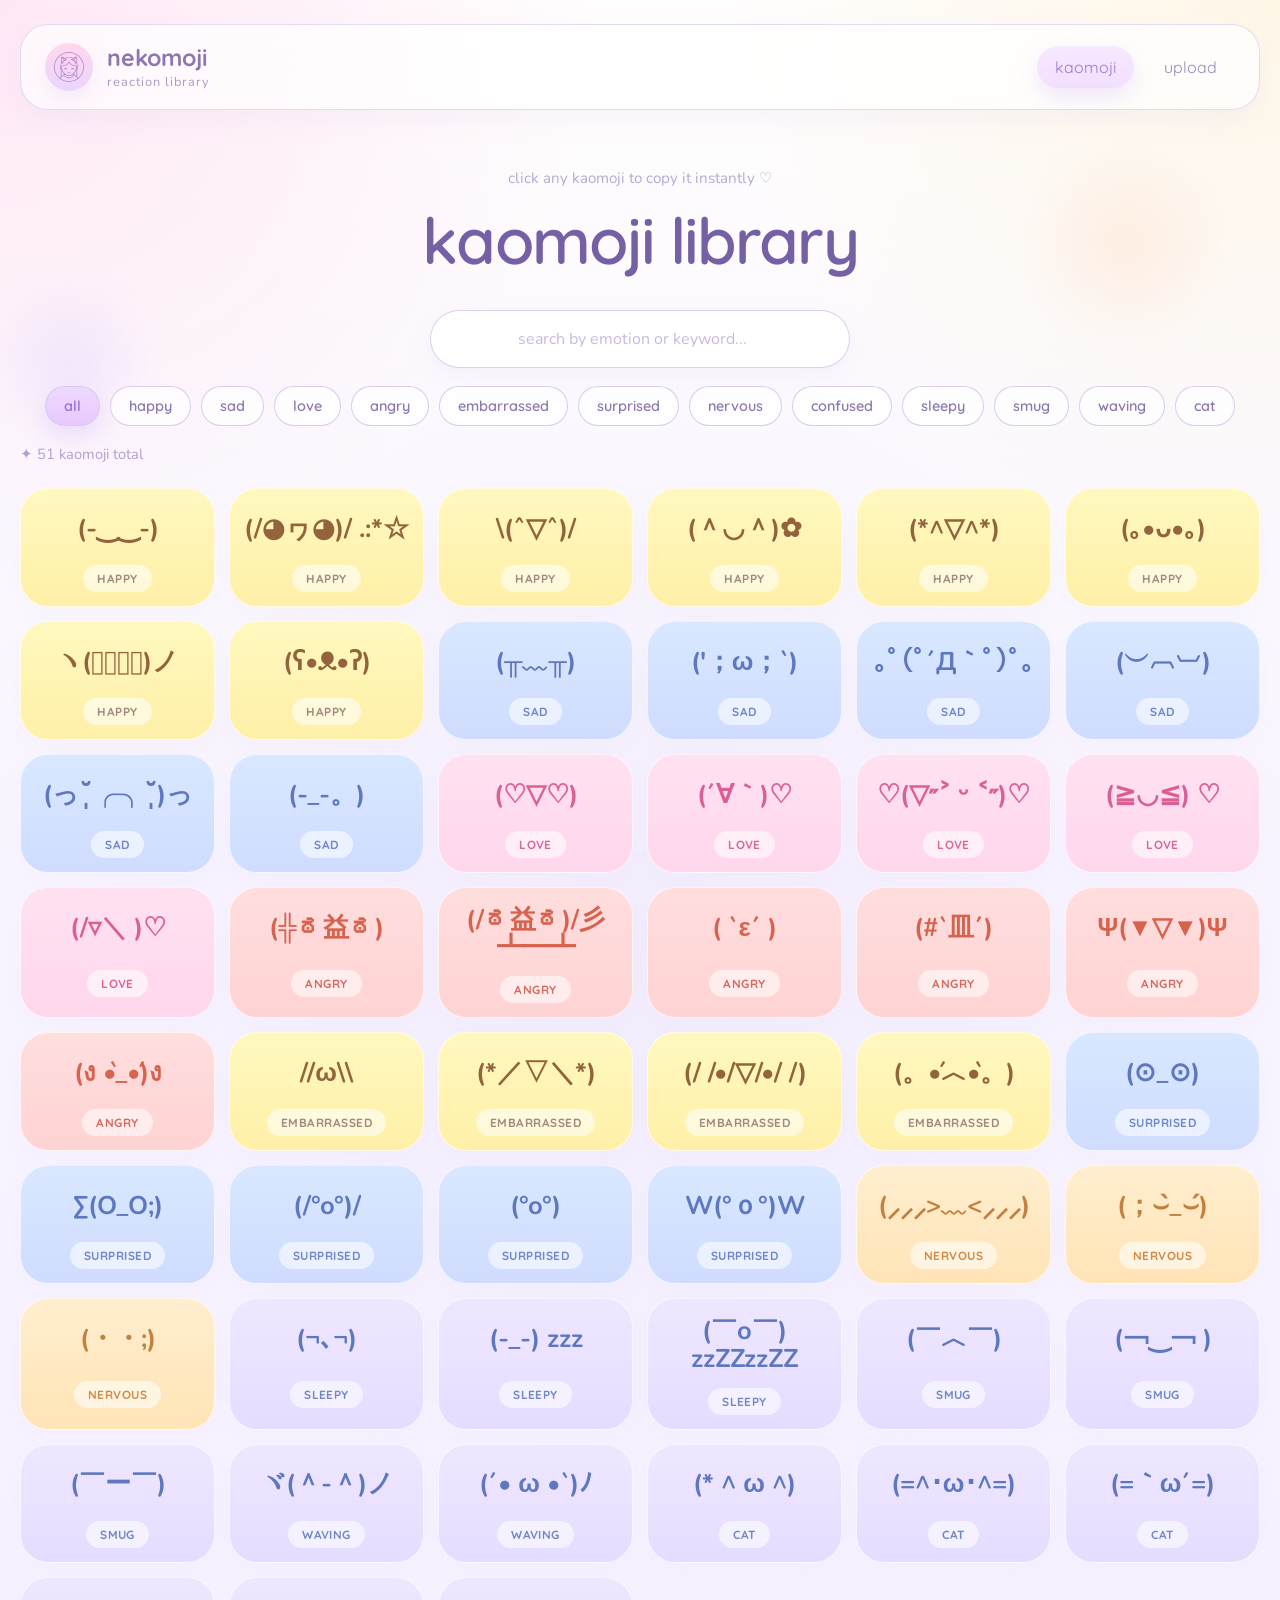
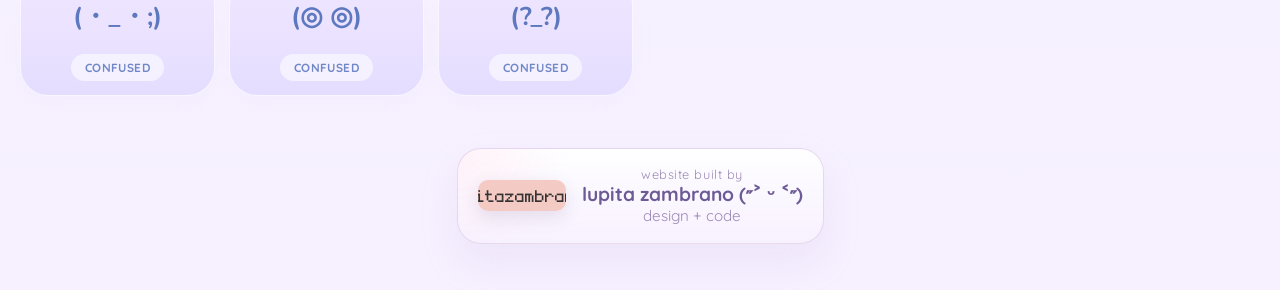
<file: index.html>
<!DOCTYPE html>
<html lang="en">
<head>
  <meta charset="UTF-8">
  <meta name="viewport" content="width=device-width, initial-scale=1.0">
  <title>Nekomoji</title>
  <meta
    name="description"
    content="A soft pastel kaomoji library with searchable moods and one-click copy."
  >
  <link rel="preconnect" href="https://fonts.googleapis.com">
  <link rel="preconnect" href="https://fonts.gstatic.com" crossorigin>
  <link
    href="https://fonts.googleapis.com/css2?family=Quicksand:wght@400;500;600;700&family=Nunito:wght@400;600;700;800&display=swap"
    rel="stylesheet"
  >
  <link rel="stylesheet" href="styles/main.css">
</head>
<body>
  <div class="page-shell">
    <header class="topbar" id="top">
      <a class="brand" href="index.html" aria-label="Nekomoji home">
        <span class="brand-mark" aria-hidden="true">
          <img class="brand-icon" src="assets/logo.svg" alt="">
        </span>
        <span class="brand-copy">
          <strong>nekomoji</strong>
          <span>reaction library</span>
        </span>
      </a>

      <nav class="topbar-links" aria-label="Primary">
        <a class="topbar-link topbar-link-active" href="index.html">kaomoji</a>
        <!-- Submit flow is temporarily disabled until moderation storage is ready. -->
        <!-- <button class="topbar-link" id="open-submit-modal" type="button">submit</button> -->
        <a class="topbar-link" href="upload.html">upload</a>
      </nav>
    </header>

    <main class="library-page" id="library">
      <section class="hero-copy">
        <p class="eyebrow">click any kaomoji to copy it instantly ♡</p>
        <h1>kaomoji library</h1>
      </section>

      <section class="library-toolbar" aria-label="Library controls">
        <label class="search-field" for="kaomoji-search">
          <span class="sr-only">Search kaomoji</span>
          <input
            id="kaomoji-search"
            type="search"
            placeholder="search by emotion or keyword..."
            autocomplete="off"
          >
        </label>
        <div class="category-pills" id="category-pills" aria-label="Mood filters"></div>
        <p class="library-total" id="library-total" aria-live="polite"></p>
      </section>

      <section class="gallery-grid" id="kaomoji-grid" aria-live="polite"></section>
    </main>

    <footer class="site-footer">
      <a class="footer-badge" href="mailto:Itzalcontent@gmail.com" aria-label="Contact Lupita Zambrano by email">
        <img
          class="footer-badge-image"
          src="assets/lupita_z_88x31.gif"
          alt="Lupita Zambrano badge"
          width="88"
          height="31"
        >
        <span class="footer-badge-copy">
          <span class="footer-badge-kicker">website built by</span>
          <strong>lupita zambrano (˶˃ ᵕ ˂˶)</strong>
          <span>design + code</span>
        </span>
      </a>
    </footer>
  </div>

  <div class="modal-shell" id="submit-modal" hidden>
    <div class="modal-backdrop" data-close-modal="true"></div>
    <section
      class="submit-modal"
      role="dialog"
      aria-modal="true"
      aria-labelledby="submit-modal-title"
    >
      <button class="modal-close" id="close-submit-modal" type="button" aria-label="Close submit form">
        ×
      </button>

      <div class="modal-copy">
        <p class="modal-eyebrow">community submissions</p>
        <h2 id="submit-modal-title">Submit a kaomoji</h2>
        <p class="modal-text">
          Suggestions are saved as pending for moderation before they appear in the public library.
        </p>
      </div>

      <form class="submit-form" id="submit-form" novalidate>
        <label class="form-field">
          <span>Kaomoji</span>
          <input
            id="submit-face"
            name="face"
            type="text"
            maxlength="80"
            placeholder="(＾▽＾)"
            required
          >
        </label>

        <label class="form-field">
          <span>Mood</span>
          <select id="submit-mood" name="mood" required>
            <option value="">Choose a mood</option>
          </select>
        </label>

        <label class="form-field">
          <span>Tags</span>
          <input
            id="submit-tags"
            name="tags"
            type="text"
            maxlength="120"
            placeholder="cute, happy, sparkly"
          >
        </label>

        <label class="form-field">
          <span>Note</span>
          <textarea
            id="submit-note"
            name="note"
            rows="4"
            maxlength="280"
            placeholder="Optional context, source, or why this one should be added."
          ></textarea>
        </label>

        <div class="form-turnstile">
          <span>Human check</span>
          <div
            id="submit-turnstile"
            class="cf-turnstile"
            data-sitekey="0x4AAAAAAC0plHa6tVq77xcn"
            data-theme="light"
            data-size="flexible"
          ></div>
          <p>Turnstile is now enabled on the submit form.</p>
        </div>

        <p class="form-feedback" id="submit-feedback" aria-live="polite"></p>

        <div class="form-actions">
          <button class="button-secondary modal-button" id="cancel-submit-modal" type="button">Cancel</button>
          <button class="button-primary modal-button" id="submit-form-button" type="submit">Send for review</button>
        </div>
      </form>
    </section>
  </div>

  <script src="https://challenges.cloudflare.com/turnstile/v0/api.js" async defer></script>
  <script src="scripts/app.js"></script>
</body>
</html>
</file>
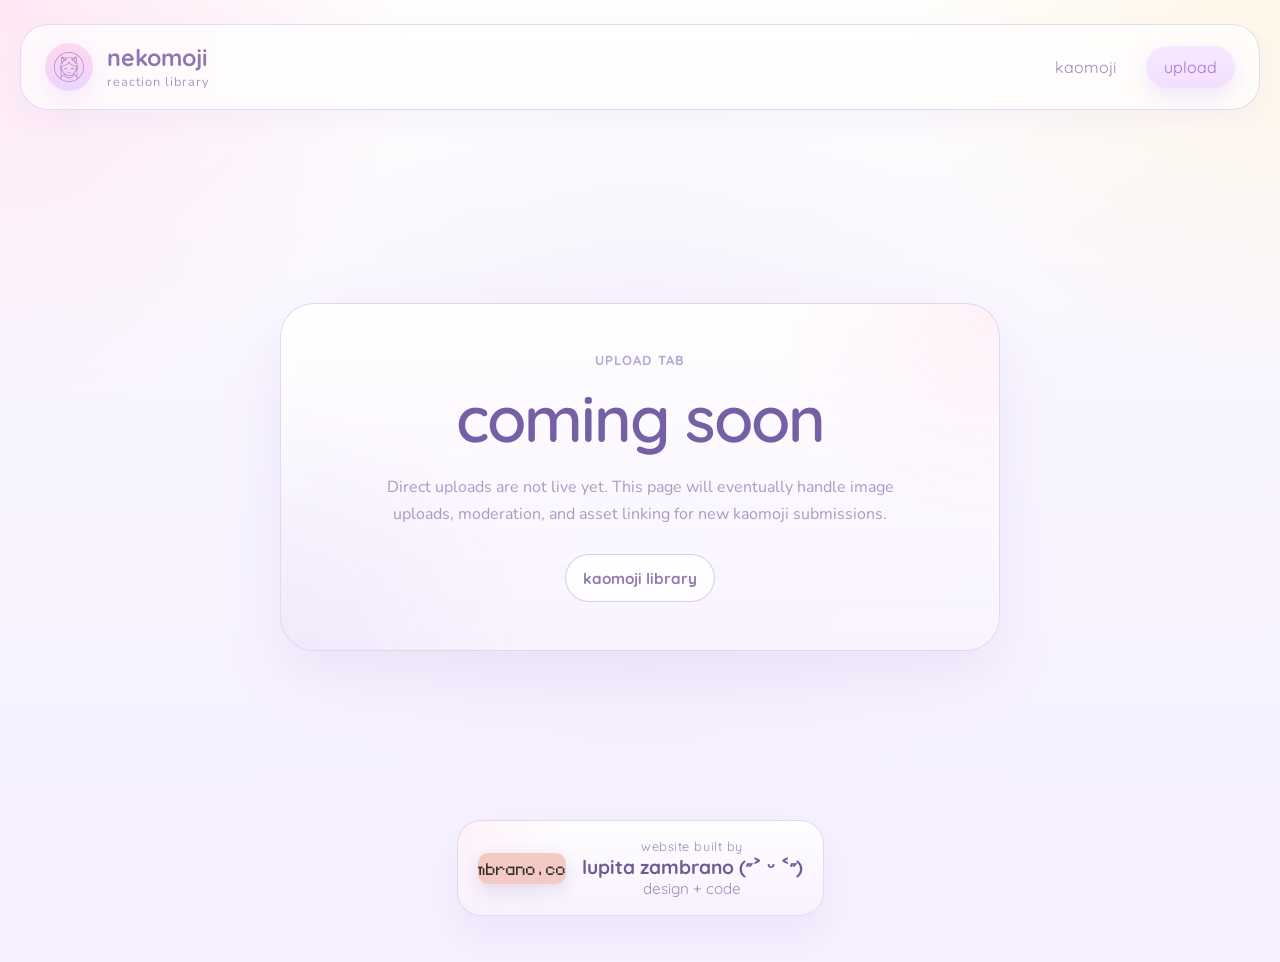
<file: upload.html>
<!DOCTYPE html>
<html lang="en">
<head>
  <meta charset="UTF-8">
  <meta name="viewport" content="width=device-width, initial-scale=1.0">
  <title>Nekomoji Upload</title>
  <meta
    name="description"
    content="Nekomoji upload is coming soon."
  >
  <link rel="preconnect" href="https://fonts.googleapis.com">
  <link rel="preconnect" href="https://fonts.gstatic.com" crossorigin>
  <link
    href="https://fonts.googleapis.com/css2?family=Quicksand:wght@400;500;600;700&family=Nunito:wght@400;600;700;800&display=swap"
    rel="stylesheet"
  >
  <link rel="stylesheet" href="styles/main.css">
</head>
<body>
  <div class="page-shell">
    <header class="topbar" id="top">
      <a class="brand" href="index.html" aria-label="Nekomoji home">
        <span class="brand-mark" aria-hidden="true">
          <img class="brand-icon" src="assets/logo.svg" alt="">
        </span>
        <span class="brand-copy">
          <strong>nekomoji</strong>
          <span>reaction library</span>
        </span>
      </a>

      <nav class="topbar-links" aria-label="Primary">
        <a class="topbar-link" href="index.html">kaomoji</a>
        <!-- Submit flow is temporarily disabled until moderation storage is ready. -->
        <!-- <a class="topbar-link" href="index.html">submit</a> -->
        <a class="topbar-link topbar-link-active" href="upload.html">upload</a>
      </nav>
    </header>

    <main class="coming-page">
      <section class="coming-card">
        <p class="coming-eyebrow">upload tab</p>
        <h1>coming soon</h1>
        <p class="coming-text">
          Direct uploads are not live yet. This page will eventually handle image uploads, moderation, and asset linking for new kaomoji submissions.
        </p>
        <div class="coming-actions">
          <a class="button-secondary modal-button" href="index.html">kaomoji library</a>
        </div>
      </section>
    </main>

    <footer class="site-footer">
      <a class="footer-badge" href="mailto:Itzalcontent@gmail.com" aria-label="Contact Lupita Zambrano by email">
        <img
          class="footer-badge-image"
          src="assets/lupita_z_88x31.gif"
          alt="Lupita Zambrano badge"
          width="88"
          height="31"
        >
        <span class="footer-badge-copy">
          <span class="footer-badge-kicker">website built by</span>
          <strong>lupita zambrano (˶˃ ᵕ ˂˶)</strong>
          <span>design + code</span>
        </span>
      </a>
    </footer>
  </div>
</body>
</html>
</file>
<file: styles/main.css>
:root {
  --bg: #fbf7ff;
  --panel: rgba(255, 255, 255, 0.78);
  --panel-strong: rgba(255, 255, 255, 0.92);
  --line: rgba(214, 203, 236, 0.72);
  --text: #7b679f;
  --muted: #aa9ac3;
  --pill-text: #8d79b0;
  --accent: #d7b8ef;
  --accent-strong: #c39ae8;
  --shadow: 0 20px 48px rgba(208, 191, 232, 0.2);
  --shadow-soft: 0 10px 26px rgba(211, 196, 234, 0.16);
  --radius-xl: 34px;
  --radius-lg: 24px;
  --radius-md: 18px;
  --radius-sm: 999px;
}

* {
  box-sizing: border-box;
}

html {
  scroll-behavior: smooth;
}

body {
  margin: 0;
  min-height: 100vh;
  font-family: "Nunito", sans-serif;
  color: var(--text);
  background:
    radial-gradient(circle at top left, rgba(255, 223, 242, 0.72), transparent 26%),
    radial-gradient(circle at top right, rgba(255, 241, 214, 0.56), transparent 24%),
    radial-gradient(circle at center, rgba(229, 220, 247, 0.3), transparent 50%),
    linear-gradient(180deg, #fffefd 0%, #f8f4ff 46%, #f6f0ff 100%);
}

a {
  color: inherit;
  text-decoration: none;
}

button,
input {
  font: inherit;
}

button {
  border: 0;
  background: transparent;
}

.sr-only {
  position: absolute;
  width: 1px;
  height: 1px;
  padding: 0;
  margin: -1px;
  overflow: hidden;
  clip: rect(0, 0, 0, 0);
  white-space: nowrap;
  border: 0;
}

.page-shell {
  width: min(1240px, calc(100% - 32px));
  margin: 0 auto;
  padding: 24px 0 36px;
}

.topbar {
  display: flex;
  align-items: center;
  justify-content: space-between;
  gap: 20px;
  margin-bottom: 42px;
  padding: 18px 24px;
  border: 1px solid rgba(222, 213, 242, 0.86);
  border-radius: 28px;
  background: rgba(255, 255, 255, 0.7);
  box-shadow: var(--shadow-soft);
  backdrop-filter: blur(16px);
}

.brand {
  display: inline-flex;
  align-items: center;
  gap: 14px;
}

.brand-mark {
  display: grid;
  place-items: center;
  width: 48px;
  height: 48px;
  border-radius: 50%;
  background: linear-gradient(180deg, #ffd7ee, #ead5ff);
  box-shadow: 0 10px 24px rgba(224, 193, 235, 0.3);
  overflow: hidden;
}

.brand-icon {
  width: 30px;
  height: 30px;
  display: block;
}

.brand-copy {
  display: grid;
  gap: 1px;
}

.brand-copy strong,
.topbar-link,
h1,
.pill,
.card-chip {
  font-family: "Quicksand", sans-serif;
}

.brand-copy strong {
  font-size: 1.45rem;
  font-weight: 700;
  color: #8d77b0;
}

.brand-copy span {
  font-size: 0.8rem;
  letter-spacing: 0.08em;
  text-transform: lowercase;
  color: var(--muted);
}

.topbar-links {
  display: inline-flex;
  align-items: center;
  gap: 12px;
  flex-wrap: wrap;
}

.topbar-link {
  border: 0;
  padding: 11px 18px;
  border-radius: var(--radius-sm);
  color: #9a88bb;
  background: transparent;
  font-size: 1rem;
  transition: background-color 160ms ease, color 160ms ease, box-shadow 160ms ease;
}

.topbar-link-active {
  color: #a274d4;
  background: linear-gradient(180deg, #f7e9ff, #f2dfff);
  box-shadow: 0 10px 22px rgba(220, 197, 245, 0.4);
}

.library-page {
  position: relative;
  padding: 16px 0 24px;
}

.coming-page {
  display: grid;
  place-items: center;
  min-height: calc(100vh - 260px);
  padding: 28px 0 18px;
}

.coming-card {
  width: min(100%, 720px);
  padding: 48px 36px;
  border: 1px solid rgba(222, 213, 242, 0.9);
  border-radius: 34px;
  background:
    radial-gradient(circle at top right, rgba(255, 233, 244, 0.62), transparent 28%),
    radial-gradient(circle at bottom left, rgba(229, 220, 247, 0.44), transparent 32%),
    linear-gradient(180deg, rgba(255, 255, 255, 0.9), rgba(248, 243, 255, 0.94));
  box-shadow: 0 24px 54px rgba(191, 173, 219, 0.18);
  text-align: center;
}

.library-page::before,
.library-page::after {
  content: "";
  position: absolute;
  z-index: -1;
  border-radius: 50%;
  filter: blur(8px);
}

.library-page::before {
  top: -18px;
  right: 24px;
  width: 220px;
  height: 220px;
  background: radial-gradient(circle, rgba(255, 230, 214, 0.58), transparent 65%);
}

.library-page::after {
  top: 120px;
  left: -40px;
  width: 180px;
  height: 180px;
  background: radial-gradient(circle, rgba(227, 215, 255, 0.46), transparent 66%);
}

.hero-copy {
  text-align: center;
  margin-bottom: 30px;
}

.eyebrow {
  margin: 0 0 12px;
  color: #b8a7d6;
  font-size: 0.95rem;
}

h1 {
  margin: 0;
  font-size: clamp(2.7rem, 5vw, 4.2rem);
  font-weight: 600;
  letter-spacing: -0.03em;
  color: #7560a5;
}

h2 {
  margin: 0;
  font-family: "Quicksand", sans-serif;
  font-size: clamp(1.8rem, 4vw, 2.4rem);
  font-weight: 600;
  letter-spacing: -0.02em;
  color: #7560a5;
}

.library-toolbar {
  display: grid;
  justify-items: center;
  gap: 18px;
  margin-bottom: 24px;
}

.search-field {
  width: min(100%, 420px);
}

.search-field input {
  width: 100%;
  min-height: 58px;
  padding: 0 24px;
  border-radius: var(--radius-sm);
  border: 1px solid rgba(214, 203, 236, 0.9);
  background: rgba(255, 255, 255, 0.92);
  color: var(--text);
  text-align: center;
  box-shadow: inset 0 1px 0 rgba(255, 255, 255, 0.95), var(--shadow-soft);
}

.search-field input::placeholder {
  color: #c8b9de;
}

.search-field input:focus-visible {
  outline: 2px solid rgba(195, 154, 232, 0.42);
  outline-offset: 3px;
}

.category-pills {
  display: flex;
  flex-wrap: wrap;
  justify-content: center;
  gap: 10px;
}

.pill {
  padding: 10px 18px;
  border-radius: var(--radius-sm);
  border: 1px solid rgba(215, 202, 239, 0.95);
  background: rgba(255, 255, 255, 0.74);
  color: var(--pill-text);
  font-size: 0.9rem;
  font-weight: 600;
  cursor: pointer;
  transition: transform 160ms ease, box-shadow 160ms ease, background-color 160ms ease;
}

.pill:hover,
.pill:focus-visible {
  transform: translateY(-1px);
  box-shadow: var(--shadow-soft);
}

.pill.active {
  color: #9c6dd3;
  background: linear-gradient(180deg, #efd9ff, #e7c9ff);
  box-shadow: 0 10px 22px rgba(214, 187, 244, 0.38);
}

.pill[data-tone="happy"].active {
  color: #b4873c;
  background: linear-gradient(180deg, #fff6bc, #ffea8f);
  box-shadow: 0 10px 22px rgba(245, 219, 126, 0.34);
}

.pill[data-tone="sad"].active {
  color: #5b78ba;
  background: linear-gradient(180deg, #dde9ff, #cddcff);
  box-shadow: 0 10px 22px rgba(181, 200, 242, 0.34);
}

.library-total {
  width: 100%;
  margin: 0;
  color: #b39fce;
  font-size: 0.92rem;
  text-align: left;
}

.gallery-grid {
  display: grid;
  grid-template-columns: repeat(6, minmax(0, 1fr));
  gap: 14px;
}

.kaomoji-card {
  display: grid;
  justify-items: center;
  gap: 14px;
  min-height: 98px;
  padding: 18px 14px 14px;
  border-radius: 28px;
  border: 1px solid rgba(255, 255, 255, 0.68);
  box-shadow: 0 8px 18px rgba(223, 212, 244, 0.1);
  cursor: pointer;
  transition: transform 180ms ease, box-shadow 180ms ease, filter 180ms ease;
}

.kaomoji-card:hover,
.kaomoji-card:focus-visible {
  transform: translateY(-2px);
  box-shadow: 0 14px 28px rgba(209, 193, 234, 0.18);
  filter: saturate(1.04);
}

.kaomoji-card:focus-visible {
  outline: 2px solid rgba(160, 130, 204, 0.34);
  outline-offset: 3px;
}

.kaomoji-card[data-tone="happy"],
.kaomoji-card[data-tone="embarrassed"] {
  background: linear-gradient(180deg, #fff8bf, #fff0a8);
}

.kaomoji-card[data-tone="sad"],
.kaomoji-card[data-tone="surprised"] {
  background: linear-gradient(180deg, #d9e8ff, #cfdcff);
}

.kaomoji-card[data-tone="love"] {
  background: linear-gradient(180deg, #ffe1f1, #ffd7ed);
}

.kaomoji-card[data-tone="angry"] {
  background: linear-gradient(180deg, #ffdede, #ffd3d3);
}

.kaomoji-card[data-tone="nervous"] {
  background: linear-gradient(180deg, #ffeecf, #ffe4b6);
}

.kaomoji-card[data-tone="sleepy"],
.kaomoji-card[data-tone="smug"],
.kaomoji-card[data-tone="waving"],
.kaomoji-card[data-tone="cat"],
.kaomoji-card[data-tone="confused"] {
  background: linear-gradient(180deg, #efe7ff, #e5ddff);
}

.card-expression {
  display: grid;
  place-items: center;
  min-height: 44px;
  color: #92633c;
  font-size: clamp(1.45rem, 2vw, 2rem);
  font-weight: 700;
  line-height: 1.1;
  text-align: center;
}

.kaomoji-card[data-tone="sad"] .card-expression,
.kaomoji-card[data-tone="surprised"] .card-expression,
.kaomoji-card[data-tone="sleepy"] .card-expression,
.kaomoji-card[data-tone="smug"] .card-expression,
.kaomoji-card[data-tone="waving"] .card-expression,
.kaomoji-card[data-tone="cat"] .card-expression,
.kaomoji-card[data-tone="confused"] .card-expression {
  color: #5d78be;
}

.kaomoji-card[data-tone="love"] .card-expression {
  color: #db5f97;
}

.kaomoji-card[data-tone="angry"] .card-expression {
  color: #d7624e;
}

.kaomoji-card[data-tone="nervous"] .card-expression {
  color: #c3813f;
}

.card-chip {
  padding: 6px 14px;
  border-radius: var(--radius-sm);
  background: rgba(255, 255, 255, 0.58);
  color: rgba(148, 125, 116, 0.9);
  font-size: 0.74rem;
  font-weight: 700;
  letter-spacing: 0.04em;
  text-transform: uppercase;
}

.kaomoji-card[data-tone="sad"] .card-chip,
.kaomoji-card[data-tone="surprised"] .card-chip,
.kaomoji-card[data-tone="sleepy"] .card-chip,
.kaomoji-card[data-tone="smug"] .card-chip,
.kaomoji-card[data-tone="waving"] .card-chip,
.kaomoji-card[data-tone="cat"] .card-chip,
.kaomoji-card[data-tone="confused"] .card-chip {
  color: #7088c7;
}

.kaomoji-card[data-tone="love"] .card-chip {
  color: #d9659b;
}

.kaomoji-card[data-tone="angry"] .card-chip {
  color: #d46b5e;
}

.kaomoji-card[data-tone="nervous"] .card-chip {
  color: #d08a45;
}

.gallery-empty {
  grid-column: 1 / -1;
  padding: 28px;
  border-radius: 24px;
  background: rgba(255, 255, 255, 0.72);
  border: 1px dashed rgba(214, 203, 236, 0.92);
  color: var(--muted);
  text-align: center;
}

.site-footer {
  display: flex;
  justify-content: center;
  padding: 28px 0 10px;
}

.footer-badge {
  display: inline-flex;
  align-items: center;
  gap: 16px;
  padding: 18px 20px;
  border-radius: 24px;
  border: 1px solid rgba(221, 204, 231, 0.7);
  background:
    radial-gradient(circle at top left, rgba(255, 227, 239, 0.42), transparent 28%),
    linear-gradient(180deg, rgba(255, 255, 255, 0.88), rgba(247, 241, 255, 0.92));
  box-shadow: 0 18px 36px rgba(197, 177, 223, 0.18);
}

.footer-badge-image {
  display: block;
  width: 88px;
  height: 31px;
  border-radius: 10px;
  box-shadow: 0 6px 18px rgba(76, 45, 88, 0.12);
  flex: 0 0 auto;
}

.footer-badge-copy {
  display: grid;
  gap: 2px;
  line-height: 1.15;
  justify-items: center;
  text-align: center;
}

.footer-badge-kicker,
.footer-badge-copy span,
.footer-badge-copy strong {
  font-family: "Quicksand", sans-serif;
}

.footer-badge-kicker,
.footer-badge-copy span {
  color: #9d8ab8;
}

.footer-badge-kicker {
  font-size: 0.8rem;
  letter-spacing: 0.04em;
}

.footer-badge-copy strong {
  color: #6e5a97;
  font-size: 1.2rem;
  font-weight: 700;
}

.footer-badge-copy span:last-child {
  font-size: 0.95rem;
}

.button-primary,
.button-secondary {
  border: 0;
  cursor: pointer;
}

.button-primary {
  color: #fff;
  background: linear-gradient(180deg, #d3aef2, #bc8fe9);
  box-shadow: 0 10px 22px rgba(198, 161, 237, 0.38);
}

.button-secondary {
  color: #917aae;
  background: rgba(255, 255, 255, 0.86);
  box-shadow: inset 0 0 0 1px rgba(214, 203, 236, 0.95);
}

.modal-button {
  display: inline-flex;
  align-items: center;
  justify-content: center;
  min-height: 48px;
  padding: 0 18px;
  border-radius: var(--radius-sm);
  font-family: "Quicksand", sans-serif;
  font-size: 0.95rem;
  font-weight: 700;
}

.modal-shell[hidden] {
  display: none;
}

.modal-shell {
  position: fixed;
  inset: 0;
  z-index: 30;
  display: grid;
  place-items: center;
  padding: 18px;
}

.modal-backdrop {
  position: absolute;
  inset: 0;
  background: rgba(114, 93, 154, 0.2);
  backdrop-filter: blur(8px);
}

.submit-modal {
  position: relative;
  z-index: 1;
  width: min(100%, 620px);
  padding: 28px;
  border: 1px solid rgba(222, 213, 242, 0.95);
  border-radius: 30px;
  background:
    radial-gradient(circle at top right, rgba(255, 235, 245, 0.84), transparent 26%),
    linear-gradient(180deg, rgba(255, 255, 255, 0.97), rgba(249, 244, 255, 0.97));
  box-shadow: 0 30px 60px rgba(172, 149, 209, 0.22);
}

.modal-close {
  position: absolute;
  top: 14px;
  right: 14px;
  width: 38px;
  height: 38px;
  border-radius: 50%;
  color: #9e88c4;
  font-size: 1.6rem;
  cursor: pointer;
}

.modal-copy {
  margin-bottom: 18px;
}

.modal-eyebrow {
  margin: 0 0 8px;
  color: #b8a7d6;
  font-size: 0.8rem;
  font-weight: 700;
  letter-spacing: 0.08em;
  text-transform: uppercase;
}

.coming-eyebrow {
  margin: 0 0 10px;
  color: #b8a7d6;
  font-family: "Quicksand", sans-serif;
  font-size: 0.82rem;
  font-weight: 700;
  letter-spacing: 0.08em;
  text-transform: uppercase;
}

.coming-text {
  width: min(100%, 54ch);
  margin: 16px auto 0;
  color: var(--muted);
  line-height: 1.7;
  font-size: 1rem;
}

.coming-actions {
  display: flex;
  justify-content: center;
  margin-top: 26px;
}

.modal-text {
  margin: 10px 0 0;
  color: var(--muted);
  line-height: 1.6;
}

.submit-form {
  display: grid;
  gap: 14px;
}

.form-field {
  display: grid;
  gap: 8px;
}

.form-field span {
  color: #8f7aad;
  font-family: "Quicksand", sans-serif;
  font-size: 0.92rem;
  font-weight: 700;
}

.form-field input,
.form-field select,
.form-field textarea {
  width: 100%;
  border: 1px solid rgba(214, 203, 236, 0.95);
  border-radius: 18px;
  background: rgba(255, 255, 255, 0.94);
  color: var(--text);
  padding: 14px 16px;
  resize: vertical;
  box-shadow: inset 0 1px 0 rgba(255, 255, 255, 0.95);
}

.form-field textarea {
  min-height: 104px;
}

.form-field input:focus-visible,
.form-field select:focus-visible,
.form-field textarea:focus-visible {
  outline: 2px solid rgba(195, 154, 232, 0.42);
  outline-offset: 3px;
}

.form-turnstile {
  padding: 16px 18px;
  border: 1px dashed rgba(214, 203, 236, 0.98);
  border-radius: 20px;
  background: rgba(251, 248, 255, 0.95);
}

.form-turnstile span {
  display: block;
  margin-bottom: 6px;
  color: #8f7aad;
  font-family: "Quicksand", sans-serif;
  font-size: 0.92rem;
  font-weight: 700;
}

.form-turnstile p,
.form-feedback {
  margin: 0;
  color: var(--muted);
  line-height: 1.6;
}

.form-feedback {
  min-height: 24px;
  font-size: 0.95rem;
}

.form-feedback.is-error {
  color: #c66c7d;
}

.form-feedback.is-success {
  color: #7b8c45;
}

.form-actions {
  display: flex;
  justify-content: flex-end;
  gap: 10px;
}

@media (max-width: 1180px) {
  .gallery-grid {
    grid-template-columns: repeat(4, minmax(0, 1fr));
  }
}

@media (max-width: 860px) {
  .page-shell {
    width: min(100% - 20px, 1240px);
    padding-top: 14px;
  }

  .topbar {
    flex-direction: column;
    align-items: flex-start;
    margin-bottom: 28px;
  }

  .library-total {
    text-align: center;
  }

  .gallery-grid {
    grid-template-columns: repeat(2, minmax(0, 1fr));
  }

  .submit-modal {
    padding: 22px;
  }

  .footer-badge {
    width: min(100%, 520px);
  }

  .coming-card {
    padding: 40px 28px;
  }
}

@media (max-width: 560px) {
  .topbar {
    padding: 16px;
  }

  .topbar-links {
    width: 100%;
  }

  .topbar-link {
    flex: 1 1 0;
    text-align: center;
  }

  .search-field {
    width: 100%;
  }

  .gallery-grid {
    grid-template-columns: 1fr;
  }

  .submit-modal {
    padding: 20px 16px 16px;
  }

  .form-actions {
    flex-direction: column-reverse;
  }

  .form-actions .modal-button {
    width: 100%;
  }

  .footer-badge {
    flex-direction: row;
    flex-wrap: wrap;
    justify-content: center;
    align-items: center;
    padding: 16px;
    gap: 12px;
  }

  .footer-badge-image {
    width: 88px;
    height: 31px;
  }

  .footer-badge-copy {
    min-width: 0;
    flex: 1 1 220px;
  }

  .footer-badge-copy strong {
    font-size: 1.05rem;
    line-height: 1.2;
    text-wrap: balance;
  }

  .footer-badge-copy span:last-child {
    font-size: 0.9rem;
  }

  .coming-card {
    padding: 30px 18px;
  }
}
</file>
